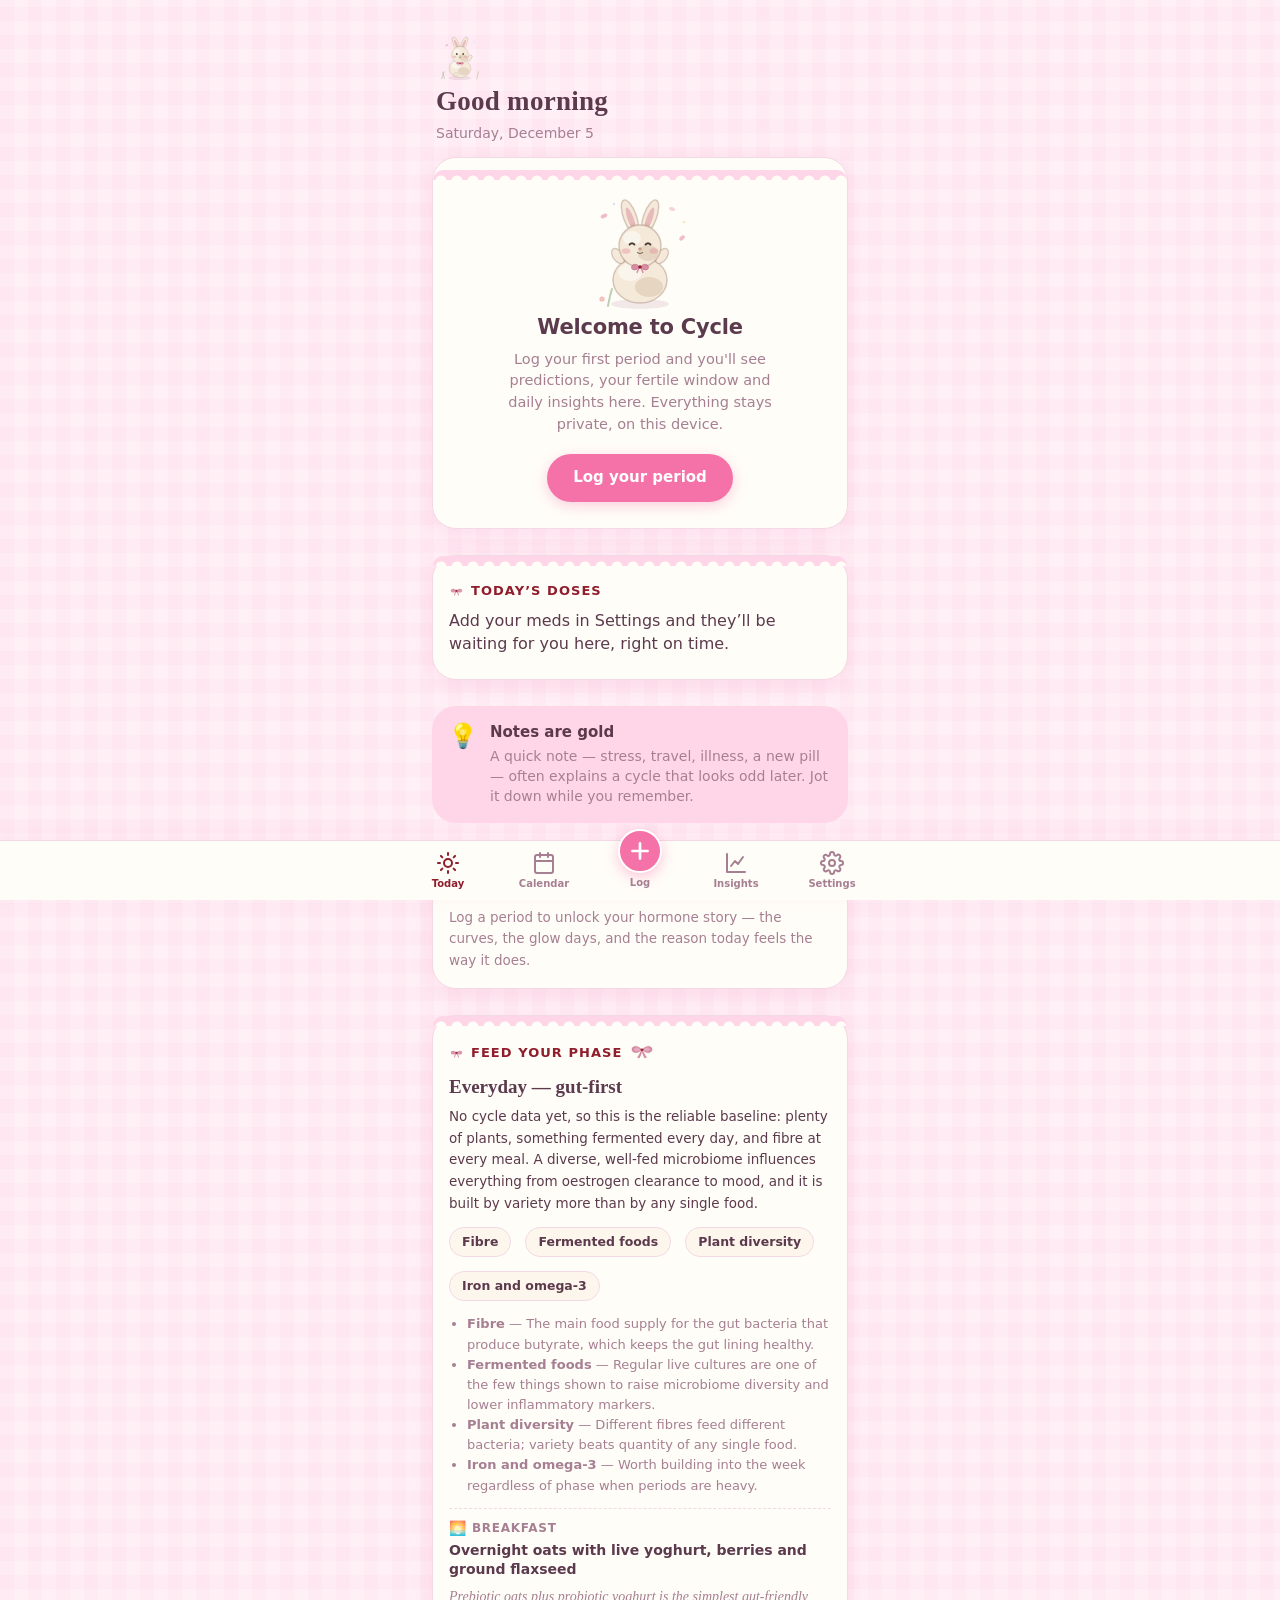
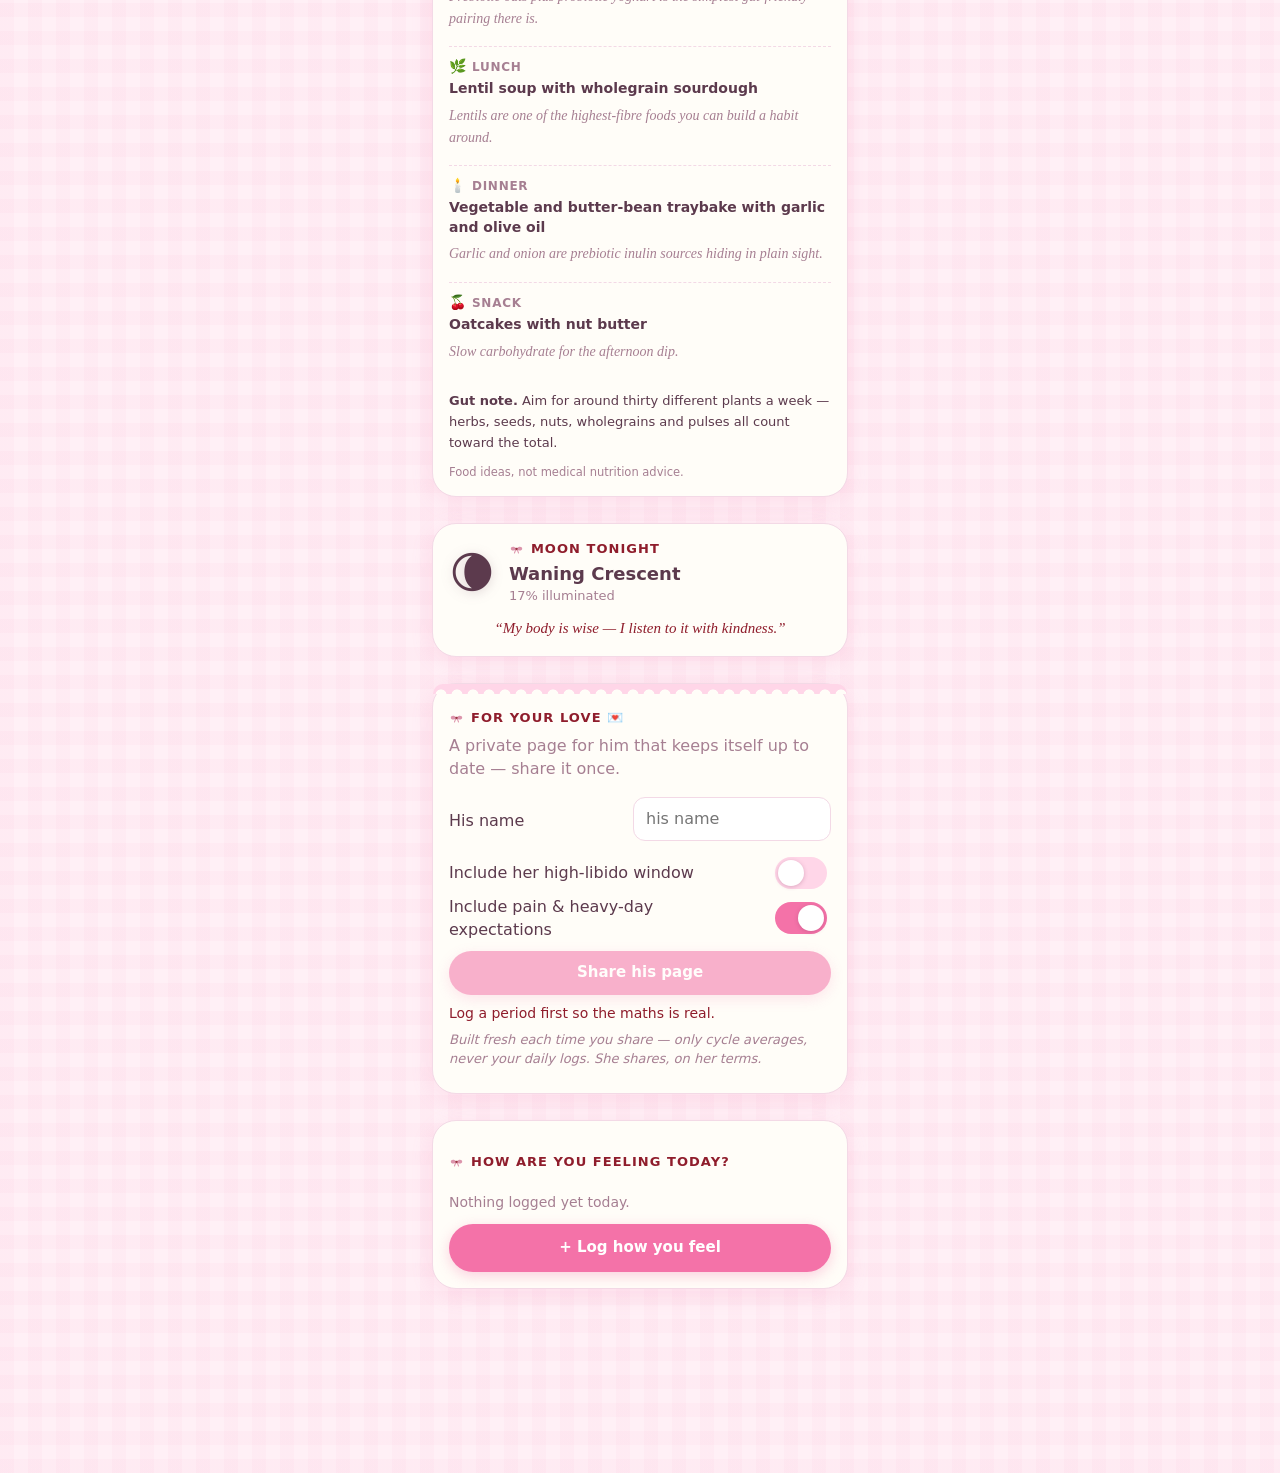
<file: index.html>
<!DOCTYPE html>
<html lang="en">
<head>
  <meta charset="UTF-8">
  <meta name="viewport" content="width=device-width, initial-scale=1, viewport-fit=cover">
  <meta name="color-scheme" content="light">
  <meta name="theme-color" content="#fff0f6">
  <title>Cycle</title>
  <link rel="manifest" href="manifest.webmanifest">
  <link rel="apple-touch-icon" href="icons/apple-touch-icon.png">
  <meta name="apple-mobile-web-app-capable" content="yes">
  <meta name="apple-mobile-web-app-status-bar-style" content="default">
  <meta name="apple-mobile-web-app-title" content="Cycle">
  <link rel="stylesheet" href="css/app.css">
  <link rel="stylesheet" href="css/today.css">
  <link rel="stylesheet" href="css/calendar.css">
  <link rel="stylesheet" href="css/insights.css">
  <link rel="stylesheet" href="css/settings.css">
</head>
<body>
  <main id="screen-root"></main>
  <nav id="tabbar">
    <button data-screen="today" class="tab-btn active" aria-label="Today">
      <svg viewBox="0 0 24 24" width="24" height="24" fill="none" stroke="currentColor" stroke-width="2" stroke-linecap="round" stroke-linejoin="round">
        <circle cx="12" cy="12" r="4"></circle>
        <path d="M12 2v2M12 20v2M4.93 4.93l1.41 1.41M17.66 17.66l1.41 1.41M2 12h2M20 12h2M4.93 19.07l1.41-1.41M17.66 6.34l1.41-1.41"></path>
      </svg>
      <span>Today</span>
    </button>
    <button data-screen="calendar" class="tab-btn" aria-label="Calendar">
      <svg viewBox="0 0 24 24" width="24" height="24" fill="none" stroke="currentColor" stroke-width="2" stroke-linecap="round" stroke-linejoin="round">
        <rect x="3" y="4" width="18" height="18" rx="2"></rect>
        <path d="M16 2v4M8 2v4M3 10h18"></path>
      </svg>
      <span>Calendar</span>
    </button>
    <button data-screen="log" class="tab-btn tab-log" aria-label="Log">
      <span class="tab-log-circle">
        <svg viewBox="0 0 24 24" width="26" height="26" fill="none" stroke="currentColor" stroke-width="2.5" stroke-linecap="round">
          <path d="M12 5v14M5 12h14"></path>
        </svg>
      </span>
      <span>Log</span>
    </button>
    <button data-screen="insights" class="tab-btn" aria-label="Insights">
      <svg viewBox="0 0 24 24" width="24" height="24" fill="none" stroke="currentColor" stroke-width="2" stroke-linecap="round" stroke-linejoin="round">
        <path d="M3 3v18h18"></path>
        <path d="M7 15l4-5 3 3 5-7"></path>
      </svg>
      <span>Insights</span>
    </button>
    <button data-screen="settings" class="tab-btn" aria-label="Settings">
      <svg viewBox="0 0 24 24" width="24" height="24" fill="none" stroke="currentColor" stroke-width="2" stroke-linecap="round" stroke-linejoin="round">
        <circle cx="12" cy="12" r="3"></circle>
        <path d="M19.4 15a1.65 1.65 0 0 0 .33 1.82l.06.06a2 2 0 1 1-2.83 2.83l-.06-.06a1.65 1.65 0 0 0-1.82-.33 1.65 1.65 0 0 0-1 1.51V21a2 2 0 1 1-4 0v-.09a1.65 1.65 0 0 0-1-1.51 1.65 1.65 0 0 0-1.82.33l-.06.06a2 2 0 1 1-2.83-2.83l.06-.06a1.65 1.65 0 0 0 .33-1.82 1.65 1.65 0 0 0-1.51-1H3a2 2 0 1 1 0-4h.09a1.65 1.65 0 0 0 1.51-1 1.65 1.65 0 0 0-.33-1.82l-.06-.06a2 2 0 1 1 2.83-2.83l.06.06a1.65 1.65 0 0 0 1.82.33h.09a1.65 1.65 0 0 0 1-1.51V3a2 2 0 1 1 4 0v.09a1.65 1.65 0 0 0 1 1.51 1.65 1.65 0 0 0 1.82-.33l.06-.06a2 2 0 1 1 2.83 2.83l-.06.06a1.65 1.65 0 0 0-.33 1.82v.09a1.65 1.65 0 0 0 1.51 1H21a2 2 0 1 1 0 4h-.09a1.65 1.65 0 0 0-1.51 1z"></path>
      </svg>
      <span>Settings</span>
    </button>
  </nav>
  <script type="module" src="js/app.js"></script>
</body>
</html>
</file>
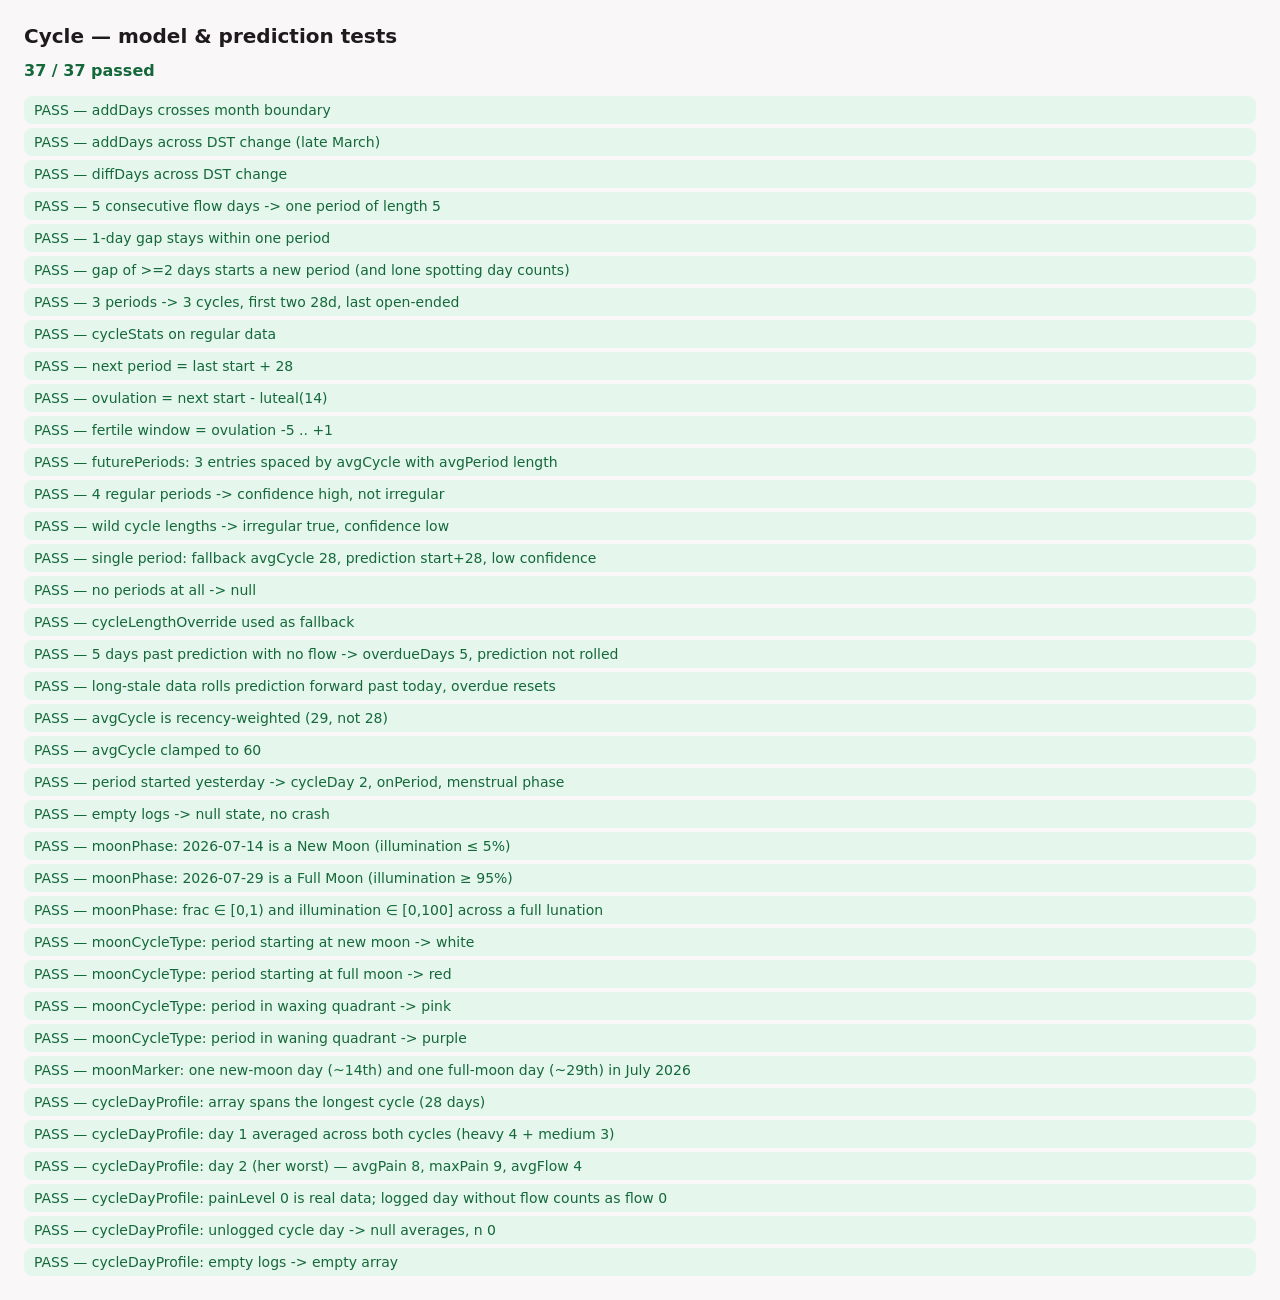
<file: tests.html>
<!DOCTYPE html>
<html lang="en">
<head>
  <meta charset="UTF-8">
  <meta name="viewport" content="width=device-width, initial-scale=1">
  <title>Cycle — unit tests</title>
  <style>
    body { font-family: system-ui, -apple-system, "Segoe UI", sans-serif; margin: 24px; background: #faf7f9; color: #1f1a1e; }
    h1 { font-size: 20px; }
    #summary { font-weight: 600; margin: 12px 0; }
    ul { list-style: none; padding: 0; }
    li { padding: 6px 10px; margin: 4px 0; border-radius: 8px; font-size: 14px; }
    li.pass { background: #e5f7ec; color: #14683a; }
    li.fail { background: #fde8ec; color: #a01a3c; }
    li.fail .detail { display: block; font-family: monospace; font-size: 12px; margin-top: 4px; }
  </style>
</head>
<body>
  <h1>Cycle — model &amp; prediction tests</h1>
  <div id="summary">Running…</div>
  <ul id="results"></ul>

  <script type="module">
    import { addDays, diffDays, todayStr } from './js/db.js';
    import { getPeriods, getCycles, cycleStats, currentState } from './js/model.js';
    import { predictions } from './js/predict.js';

    const results = [];
    function assert(name, cond, detail) {
      results.push({ name, pass: !!cond, detail: cond ? '' : String(detail || '') });
    }
    function eq(name, actual, expected) {
      const a = JSON.stringify(actual), e = JSON.stringify(expected);
      assert(name, a === e, `expected ${e}, got ${a}`);
    }

    // Synthetic log builder: for each start date, N consecutive days of flow.
    function mkLogs(starts, periodLen = 5, flow = 'medium') {
      const logs = [];
      for (const s of starts) {
        for (let i = 0; i < periodLen; i++) {
          logs.push({ date: addDays(s, i), flow });
        }
      }
      return logs.sort((a, b) => (a.date < b.date ? -1 : 1));
    }

    // ---- 1-3: date helpers (local-time, DST-safe) ----
    eq('addDays crosses month boundary', addDays('2026-01-31', 1), '2026-02-01');
    eq('addDays across DST change (late March)', addDays('2026-03-28', 5), '2026-04-02');
    eq('diffDays across DST change', diffDays('2026-03-28', '2026-04-02'), 5);

    // ---- 4-6: period grouping ----
    const p1 = getPeriods(mkLogs(['2026-01-01'], 5));
    eq('5 consecutive flow days -> one period of length 5',
       p1, [{ start: '2026-01-01', end: '2026-01-05', length: 5 }]);

    const gapLogs = [
      { date: '2026-01-01', flow: 'light' },
      { date: '2026-01-02', flow: 'heavy' },
      // 2026-01-03 not logged — 1-day gap allowed within a period
      { date: '2026-01-04', flow: 'light' }
    ];
    eq('1-day gap stays within one period',
       getPeriods(gapLogs), [{ start: '2026-01-01', end: '2026-01-04', length: 4 }]);

    const splitLogs = [
      { date: '2026-01-01', flow: 'medium' },
      { date: '2026-01-02', flow: 'medium' },
      // 2 missing days -> new period
      { date: '2026-01-05', flow: 'spotting' }
    ];
    const p3 = getPeriods(splitLogs);
    assert('gap of >=2 days starts a new period (and lone spotting day counts)',
           p3.length === 2 && p3[1].start === '2026-01-05' && p3[1].length === 1,
           JSON.stringify(p3));

    // ---- 7-8: cycles + stats on regular 28d data ----
    const regStarts = ['2026-01-01', '2026-01-29', '2026-02-26'];
    const regLogs = mkLogs(regStarts, 5);
    const cycles = getCycles(regLogs);
    assert('3 periods -> 3 cycles, first two 28d, last open-ended',
           cycles.length === 3 && cycles[0].length === 28 && cycles[1].length === 28 &&
           cycles[1].end === '2026-02-25' && cycles[2].length === null && cycles[2].end === null,
           JSON.stringify(cycles));
    eq('cycleStats on regular data', cycleStats(cycles),
       { avgCycle: 28, stdCycle: 0, avgPeriod: 5, count: 2 });

    // ---- 9-11: predictions on regular data (fixed "today") ----
    const pr = predictions(regLogs, {}, '2026-03-05');
    eq('next period = last start + 28', pr.nextPeriodStart, '2026-03-26');
    eq('ovulation = next start - luteal(14)', pr.ovulationDate, '2026-03-12');
    assert('fertile window = ovulation -5 .. +1',
           pr.fertileStart === '2026-03-07' && pr.fertileEnd === '2026-03-13',
           `${pr.fertileStart} .. ${pr.fertileEnd}`);

    // ---- 12: futurePeriods ----
    assert('futurePeriods: 3 entries spaced by avgCycle with avgPeriod length',
           pr.futurePeriods.length === 3 &&
           pr.futurePeriods[1].start === '2026-04-23' &&
           pr.futurePeriods[0].end === '2026-03-30',
           JSON.stringify(pr.futurePeriods));

    // ---- 13: confidence high on >=3 tight cycles ----
    const reg4 = mkLogs(['2026-01-01', '2026-01-29', '2026-02-26', '2026-03-26'], 5);
    const pr4 = predictions(reg4, {}, '2026-03-28');
    assert('4 regular periods -> confidence high, not irregular',
           pr4.confidence === 'high' && pr4.irregular === false,
           `confidence=${pr4.confidence} irregular=${pr4.irregular}`);

    // ---- 14: irregular data ----
    const irrLogs = mkLogs(['2026-01-01', '2026-01-21', '2026-03-02', '2026-03-27'], 4);
    // cycle lengths: 20, 40, 25 -> std > 7
    const prIrr = predictions(irrLogs, {}, '2026-03-30');
    assert('wild cycle lengths -> irregular true, confidence low',
           prIrr.irregular === true && prIrr.confidence === 'low',
           `irregular=${prIrr.irregular} confidence=${prIrr.confidence}`);

    // ---- 15: single period fallback ----
    const single = mkLogs(['2026-02-01'], 4);
    const prS = predictions(single, {}, '2026-02-10');
    assert('single period: fallback avgCycle 28, prediction start+28, low confidence',
           prS !== null && prS.avgCycle === 28 && prS.nextPeriodStart === '2026-03-01' &&
           prS.confidence === 'low' && prS.irregular === true,
           JSON.stringify(prS));
    eq('no periods at all -> null', predictions([{ date: '2026-01-01', moods: ['happy'] }], {}, '2026-01-02'), null);

    // ---- 16: cycleLengthOverride respected when no completed cycles ----
    const prO = predictions(single, { cycleLengthOverride: 30 }, '2026-02-10');
    eq('cycleLengthOverride used as fallback', prO.nextPeriodStart, '2026-03-03');

    // ---- 17: overdue ----
    const overdueLogs = mkLogs(['2026-01-01', '2026-01-29'], 5);
    const prOv = predictions(overdueLogs, {}, '2026-03-03');
    assert('5 days past prediction with no flow -> overdueDays 5, prediction not rolled',
           prOv.overdueDays === 5 && prOv.nextPeriodStart === '2026-02-26',
           `overdueDays=${prOv.overdueDays} next=${prOv.nextPeriodStart}`);

    // ---- 18: stale data projects forward ----
    const prProj = predictions(overdueLogs, {}, '2026-05-01');
    assert('long-stale data rolls prediction forward past today, overdue resets',
           prProj.nextPeriodStart === '2026-05-21' && prProj.overdueDays === 0,
           `next=${prProj.nextPeriodStart} overdue=${prProj.overdueDays}`);

    // ---- 19: weighted mean leans toward recent cycles ----
    // cycle lengths oldest->recent: 26, 28, 30. Unweighted mean 28;
    // recency-weighted (1,2,3) = 172/6 = 28.67 -> 29.
    const wLogs = mkLogs(['2026-01-01', '2026-01-27', '2026-02-24', '2026-03-26'], 5);
    const prW = predictions(wLogs, {}, '2026-03-31');
    assert('avgCycle is recency-weighted (29, not 28)',
           prW.avgCycle === 29 && prW.nextPeriodStart === addDays('2026-03-26', 29),
           `avgCycle=${prW.avgCycle} next=${prW.nextPeriodStart}`);

    // ---- 20: clamps ----
    const longLogs = mkLogs(['2026-01-01', '2026-03-22', '2026-06-10'], 5); // 80-day gaps
    const prL = predictions(longLogs, {}, '2026-06-15');
    eq('avgCycle clamped to 60', prL.avgCycle, 60);

    // ---- 21: currentState with real today ----
    const t = todayStr();
    const nowLogs = mkLogs([addDays(t, -1)], 2); // period started yesterday, flow today
    const st = currentState(nowLogs, {});
    assert('period started yesterday -> cycleDay 2, onPeriod, menstrual phase',
           st.cycleDay === 2 && st.onPeriod === true && st.phase === 'menstrual' &&
           st.cycleStart === addDays(t, -1),
           JSON.stringify(st));

    const stEmpty = currentState([], {});
    assert('empty logs -> null state, no crash',
           stEmpty.cycleDay === null && stEmpty.phase === null && stEmpty.onPeriod === false,
           JSON.stringify(stEmpty));

    // ---- V2 addendum (Agent S): js/moon.js — appended tests, originals untouched ----
    const { moonPhase, moonCycleType, moonMarker } = await import('./js/moon.js');

    // Real astronomy anchors: new moon 2026-07-14, full moon 2026-07-29.
    const mpNew = moonPhase('2026-07-14');
    assert('moonPhase: 2026-07-14 is a New Moon (illumination ≤ 5%)',
           mpNew.name === 'New Moon' && mpNew.illumination <= 5,
           JSON.stringify(mpNew));
    const mpFull = moonPhase('2026-07-29');
    assert('moonPhase: 2026-07-29 is a Full Moon (illumination ≥ 95%)',
           mpFull.name === 'Full Moon' && mpFull.illumination >= 95,
           JSON.stringify(mpFull));

    // Bounds over a whole lunation.
    let moonOk = true, moonBad = '';
    for (let i = 0; i < 31; i++) {
      const ds = addDays('2026-07-01', i);
      const m = moonPhase(ds);
      if (!(m.frac >= 0 && m.frac < 1) || !(m.illumination >= 0 && m.illumination <= 100) || !m.name || !m.emoji) {
        moonOk = false; moonBad = ds + ' ' + JSON.stringify(m);
      }
    }
    assert('moonPhase: frac ∈ [0,1) and illumination ∈ [0,100] across a full lunation', moonOk, moonBad);

    // Archetype quadrants (white = new, pink = waxing, red = full, purple = waning).
    eq('moonCycleType: period starting at new moon -> white', moonCycleType('2026-07-14').type, 'white');
    eq('moonCycleType: period starting at full moon -> red', moonCycleType('2026-07-29').type, 'red');
    eq('moonCycleType: period in waxing quadrant -> pink', moonCycleType('2026-07-21').type, 'pink');
    eq('moonCycleType: period in waning quadrant -> purple', moonCycleType('2026-08-05').type, 'purple');

    // Calendar markers: exactly one new-moon day and one full-moon day in July 2026.
    const newDays = [], fullDays = [];
    for (let d = 1; d <= 31; d++) {
      const ds = '2026-07-' + String(d).padStart(2, '0');
      const mk = moonMarker(ds);
      if (mk === 'new') newDays.push(d);
      if (mk === 'full') fullDays.push(d);
    }
    assert('moonMarker: one new-moon day (~14th) and one full-moon day (~29th) in July 2026',
           newDays.length === 1 && fullDays.length === 1 &&
           Math.abs(newDays[0] - 14) <= 1 && Math.abs(fullDays[0] - 29) <= 1,
           JSON.stringify({ newDays, fullDays }));

    // ---- V3 addendum (Agent C): model.cycleDayProfile — appended tests, originals untouched ----
    const { cycleDayProfile } = await import('./js/model.js');

    // Two cycles: cycle 1 starts 2026-01-01 (completed, 28 days), cycle 2 starts 2026-01-29 (open).
    const cdpLogs = [
      { date: '2026-01-01', flow: 'heavy',  painLevel: 6 },
      { date: '2026-01-02', flow: 'heavy',  painLevel: 9 },
      { date: '2026-01-03', flow: 'medium', painLevel: 4 },
      { date: '2026-01-29', flow: 'medium', painLevel: 4 },
      { date: '2026-01-30', flow: 'heavy',  painLevel: 7 },
      { date: '2026-02-07', painLevel: 0 }   // cycle 2 day 10: explicitly pain-free, no bleeding
    ];
    const prof = cycleDayProfile(cdpLogs);
    assert('cycleDayProfile: array spans the longest cycle (28 days)',
           prof.length === 28, `length=${prof.length}`);
    eq('cycleDayProfile: day 1 averaged across both cycles (heavy 4 + medium 3)',
       prof[0], { day: 1, avgPain: 5, maxPain: 6, avgFlow: 3.5, n: 2 });
    eq('cycleDayProfile: day 2 (her worst) — avgPain 8, maxPain 9, avgFlow 4',
       prof[1], { day: 2, avgPain: 8, maxPain: 9, avgFlow: 4, n: 2 });
    eq('cycleDayProfile: painLevel 0 is real data; logged day without flow counts as flow 0',
       prof[9], { day: 10, avgPain: 0, maxPain: 0, avgFlow: 0, n: 1 });
    eq('cycleDayProfile: unlogged cycle day -> null averages, n 0',
       prof[5], { day: 6, avgPain: null, maxPain: null, avgFlow: null, n: 0 });
    eq('cycleDayProfile: empty logs -> empty array', cycleDayProfile([]), []);

    // ---- render ----
    const ul = document.getElementById('results');
    let passed = 0;
    for (const r of results) {
      const li = document.createElement('li');
      li.className = r.pass ? 'pass' : 'fail';
      li.textContent = (r.pass ? 'PASS — ' : 'FAIL — ') + r.name;
      if (!r.pass) {
        const d = document.createElement('span');
        d.className = 'detail';
        d.textContent = r.detail;
        li.appendChild(d);
      }
      if (r.pass) passed++;
      ul.appendChild(li);
    }
    const summary = document.getElementById('summary');
    summary.textContent = `${passed} / ${results.length} passed`;
    summary.style.color = passed === results.length ? '#14683a' : '#a01a3c';
  </script>
</body>
</html>
</file>
<file: css/app.css>
/* app.css — design tokens + shell + shared components.
   V3 coquette / vintage-americana restyle (Agent A).
   Light mode ONLY. Flat colour blocks only — no ombre, no colour fades.
   Hard-stop patterns (gingham, scallops, dots) are deliberate and allowed. */

:root {
  --bg: #fff0f6;
  --card: #fffdf8;              /* lace-white / cream card surface */
  --text: #5c3a4d;
  --muted: #a67f92;
  --border: #f3d9e6;
  --accent: #f472a8;
  --accent-soft: #ffd6e8;
  --lavender: #c9b8f5;
  --cherry: #8f1d2c;            /* deep cherry — links, emphasis, ornaments */
  --cherry-soft: #f9e7e8;       /* pale cherry-tinted surface */
  --cream: #fdf6ec;             /* warm cream surface */
  --gold: #b8912e;              /* gold hint (glow chips) */
  --accent-grad: #f472a8;       /* token name kept for compatibility — now a SOLID colour */
  --fertile: #8ecbf0;
  --ovulation: #5eb3e8;
  --period: #f77fae;
  --predicted-period: rgba(247, 127, 174, .4);
  --radius: 24px;
  --shadow: 0 6px 22px rgba(244, 114, 168, .14);
  --tabbar-h: 60px;
  --display-font: "Didot", "Bodoni 72", Georgia, serif;
  /* tiny ribbon bow, embedded — used as a section ornament */
  --bow-ornament: url("data:image/svg+xml,%3Csvg xmlns='http://www.w3.org/2000/svg' viewBox='0 0 24 15'%3E%3Cpath d='M12 6.5 C8.5 1.5 2.5 2.5 2.5 6.2 C2.5 9.8 8.5 10.5 12 6.5 C15.5 10.5 21.5 9.8 21.5 6.2 C21.5 2.5 15.5 1.5 12 6.5 Z' fill='%23d98aa4'/%3E%3Ccircle cx='12' cy='6.5' r='2.1' fill='%238f1d2c'/%3E%3Cpath d='M10.6 8.4 L8.6 13.4 M13.4 8.4 L15.4 13.4' stroke='%23d98aa4' stroke-width='1.7' stroke-linecap='round'/%3E%3C/svg%3E");
}

* { box-sizing: border-box; }

html {
  -webkit-text-size-adjust: 100%;
}

body {
  margin: 0;
  color: var(--text);
  font-family: ui-rounded, "SF Pro Rounded", "Segoe UI", system-ui, -apple-system, sans-serif;
  font-size: 16px;
  line-height: 1.45;
  -webkit-tap-highlight-color: transparent;
  /* subtle low-contrast gingham — hard colour stops, not ombre */
  background-color: var(--bg);
  background-image:
    repeating-linear-gradient(0deg,  rgba(244, 114, 168, .040) 0 14px, rgba(244, 114, 168, 0) 14px 28px),
    repeating-linear-gradient(90deg, rgba(244, 114, 168, .040) 0 14px, rgba(244, 114, 168, 0) 14px 28px);
}

a { color: var(--cherry); }

/* ---------- Shell ---------- */

#screen-root {
  max-width: 480px;
  margin: 0 auto;
  padding: 12px 16px calc(var(--tabbar-h) + env(safe-area-inset-bottom, 0px) + 24px);
  padding-top: calc(12px + env(safe-area-inset-top, 0px));
  min-height: 100vh;
}

#tabbar {
  position: fixed;
  left: 0;
  right: 0;
  bottom: 0;
  z-index: 50;
  height: calc(var(--tabbar-h) + env(safe-area-inset-bottom, 0px));
  padding-bottom: env(safe-area-inset-bottom, 0px);
  background: var(--card);
  border-top: 1px solid var(--border);
  box-shadow: 0 -4px 18px rgba(244, 114, 168, .08);
  display: flex;
  justify-content: center;
}

#tabbar .tab-btn {
  flex: 1;
  max-width: 96px;
  min-width: 44px;
  height: var(--tabbar-h);
  border: none;
  background: none;
  color: var(--muted);
  font: inherit;
  font-size: 10px;
  font-weight: 600;
  display: flex;
  flex-direction: column;
  align-items: center;
  justify-content: center;
  gap: 2px;
  cursor: pointer;
  padding: 0;
}

#tabbar .tab-btn.active { color: var(--cherry); }

#tabbar .tab-log .tab-log-circle {
  width: 44px;
  height: 44px;
  margin-top: -22px;
  border-radius: 50%;
  background: var(--accent);          /* solid — no ombre */
  color: #fff;
  display: flex;
  align-items: center;
  justify-content: center;
  border: 2px solid #fff;
  box-shadow: 0 4px 14px rgba(244, 114, 168, .38);
}

#tabbar .tab-log span:last-child { margin-top: 1px; }

/* ---------- Shared components ---------- */

.card {
  background: var(--card);
  border: 1px solid var(--border);
  border-radius: var(--radius);
  box-shadow: var(--shadow);
  padding: 16px;
  margin-bottom: 12px;
}

.section-title {
  font-size: 13px;
  font-weight: 800;
  text-transform: uppercase;
  letter-spacing: .08em;
  color: var(--cherry);
  margin: 16px 0 8px;
  display: flex;
  align-items: center;
  gap: 7px;
}

.section-title::before {
  content: '';
  flex: none;
  width: 15px;
  height: 10px;
  background: var(--bow-ornament) center / contain no-repeat;
  opacity: .9;
}

.grid-2 {
  display: grid;
  grid-template-columns: 1fr 1fr;
  gap: 12px;
}

.chip {
  display: inline-flex;
  align-items: center;
  justify-content: center;
  gap: 6px;
  min-height: 44px;
  padding: 8px 15px;
  border-radius: 999px;
  border: 1px solid var(--border);
  background: var(--card);
  color: var(--text);
  font: inherit;
  font-size: 14px;
  font-weight: 500;
  cursor: pointer;
  user-select: none;
  -webkit-user-select: none;
  transition: background .15s ease, border-color .15s ease, transform .1s ease;
}

.chip:active { transform: scale(.96); }

.chip.on {
  background: var(--accent);
  border-color: var(--accent);
  color: #fff;
  font-weight: 700;
  box-shadow: 0 3px 10px rgba(244, 114, 168, .3);
}

.btn {
  display: inline-flex;
  align-items: center;
  justify-content: center;
  gap: 8px;
  min-height: 44px;
  padding: 10px 20px;
  border-radius: 999px;
  border: 1px solid var(--border);
  background: var(--card);
  color: var(--text);
  font: inherit;
  font-size: 15px;
  font-weight: 600;
  cursor: pointer;
}

.btn:active { transform: scale(.97); }

.btn-primary {
  background: var(--accent);          /* solid — no ombre */
  border: none;
  color: #fff;
  font-weight: 700;
  box-shadow: 0 4px 14px rgba(244, 114, 168, .32);
}

/* Bottom-sheet modal */
.sheet {
  position: fixed;
  left: 0;
  right: 0;
  bottom: 0;
  z-index: 80;
  max-width: 480px;
  margin: 0 auto;
  background: var(--card);
  border-radius: var(--radius) var(--radius) 0 0;
  box-shadow: 0 -8px 32px rgba(140, 60, 100, .28);
  padding: 20px 16px calc(20px + env(safe-area-inset-bottom, 0px));
  max-height: 75vh;
  overflow-y: auto;
  animation: sheet-up .22s ease-out;
}

@keyframes sheet-up {
  from { transform: translateY(100%); }
  to { transform: translateY(0); }
}

/* Basic form elements */
input, select, textarea {
  font: inherit;
  color: var(--text);
  background: #fff;
  border: 1px solid var(--border);
  border-radius: 14px;
  padding: 10px 12px;
  min-height: 44px;
}

textarea { min-height: 80px; resize: vertical; }

input:focus, select:focus, textarea:focus, .btn:focus-visible, .chip:focus-visible {
  outline: 2px solid var(--accent);
  outline-offset: 1px;
}

h1, h2, h3 { margin: 0 0 8px; line-height: 1.25; font-weight: 800; letter-spacing: -.01em; }
h1 {
  font-family: var(--display-font);
  font-weight: 700;
  font-size: 27px;
  letter-spacing: .01em;
}
h2 { font-size: 18px; }
h3 { font-size: 15px; }
p { margin: 0 0 8px; }

/* ---------- Coquette shared treatments ---------- */

/* Scalloped lace top edge — hard-stop radial scallops, applied to key cards.
   (Cards keep 16px padding; the strip bleeds to the card edges.) */
.onboard-card::before,
.meds-card::before,
.science-card::before,
.meals-card::before,
.partner-card::before,
.set-about::before {
  content: '';
  display: block;
  height: 10px;
  margin: -16px -16px 14px;
  border-radius: calc(var(--radius) - 2px) calc(var(--radius) - 2px) 0 0;
  background:
    radial-gradient(circle at 8px 11px, var(--card) 5.2px, rgba(0, 0, 0, 0) 5.9px) 0 0 / 16px 10px repeat-x,
    var(--accent-soft);
}

/* toggle switch — shared (settings rows + partner card). 44px touch target. */
.switch {
  flex: 0 0 auto;
  position: relative;
  width: 60px;
  height: 44px;
  padding: 0;
  border: none;
  background: transparent;
  cursor: pointer;
  -webkit-tap-highlight-color: transparent;
}

.switch::before {
  /* track */
  content: '';
  position: absolute;
  left: 4px;
  top: 50%;
  transform: translateY(-50%);
  width: 52px;
  height: 32px;
  border-radius: 16px;
  background: var(--accent-soft);
  transition: background 0.2s ease;
}

.switch::after {
  /* knob */
  content: '';
  position: absolute;
  left: 7px;
  top: 50%;
  transform: translateY(-50%);
  width: 26px;
  height: 26px;
  border-radius: 50%;
  background: #fff;
  box-shadow: 0 1px 4px rgba(140, 60, 100, 0.3);
  transition: left 0.2s ease;
}

.switch.on::before {
  background: var(--accent);
}

.switch.on::after {
  left: 27px;
}

.switch:focus-visible::before {
  box-shadow: 0 0 0 3px var(--accent-soft);
}

/* ---------- Art sizing (js/art.js SVG strings) ---------- */

.bunny-art {
  display: block;
  width: clamp(72px, 26vw, 120px);
  height: auto;
  margin: 0 auto;
}

.bunny-art svg {
  display: block;
  width: 100%;
  height: auto;
}

.bunny-art-sm {
  display: inline-block;
  width: 48px;
  height: 48px;
  vertical-align: middle;
  flex: none;
}

.bunny-art-sm svg {
  display: block;
  width: 100%;
  height: 100%;
}

/* lace-and-bow divider (SPARKLES export) */
.sparkle-art {
  display: block;
  width: min(200px, 70%);
  height: auto;
  margin: 6px auto 10px;
  opacity: .9;
}

.sparkle-art svg {
  display: block;
  width: 100%;
  height: auto;
}

/* ---------- update-ready pill ---------- */
#update-pill {
  position: fixed;
  left: 50%;
  transform: translateX(-50%);
  bottom: calc(76px + env(safe-area-inset-bottom));
  z-index: 60;
  border: 1.5px solid var(--cherry);
  background: var(--card);
  color: var(--cherry);
  font: 700 14px "Didot", "Bodoni 72", Georgia, serif;
  padding: 12px 20px;
  border-radius: 999px;
  box-shadow: var(--shadow);
  cursor: pointer;
  animation: pill-in 0.4s ease;
}
#update-pill:disabled { opacity: 0.6; }
@keyframes pill-in {
  from { opacity: 0; transform: translateX(-50%) translateY(12px); }
  to   { opacity: 1; transform: translateX(-50%) translateY(0); }
}
@media (prefers-reduced-motion: reduce) {
  #update-pill { animation: none; }
}
</file>
<file: css/today.css>
/* today.css — Today screen + Log screen. V3 coquette / vintage-americana (Agent A).
   Light mode only. Flat colour blocks — no ombre. Hard-stop patterns allowed.
   Relies on tokens + shared classes from css/app.css (.card, .chip, .btn, .section-title). */

/* ---------- shared screen scaffold ---------- */
.today-screen,
.log-screen {
  max-width: 480px;
  margin: 0 auto;
  padding: 16px 16px calc(88px + env(safe-area-inset-bottom));
  display: flex;
  flex-direction: column;
  gap: 14px;
}

/* ---------- Today: header ---------- */
.today-header {
  padding: 6px 4px 0;
}
.today-greet {
  font-family: var(--display-font);
  font-size: 27px;
  font-weight: 700;
  letter-spacing: 0.01em;
}
.today-date {
  margin-top: 2px;
  font-size: 14px;
  color: var(--muted);
}

/* ---------- Today: cycle ring ---------- */
.ring-wrap {
  position: relative;
  width: 240px;
  max-width: 70vw;
  margin: 6px auto 2px;
}
.ring-wrap svg {
  display: block;
  width: 100%;
  height: auto;
}
.ring-center {
  position: absolute;
  inset: 0;
  display: flex;
  flex-direction: column;
  align-items: center;
  justify-content: center;
  text-align: center;
  pointer-events: none;
  padding: 34px;
}
.ring-phase {
  font-size: 12.5px;
  font-weight: 700;
  color: var(--cherry);
  text-transform: uppercase;
  letter-spacing: 0.1em;
}
.ring-day {
  font-family: var(--display-font);
  font-size: 42px;
  font-weight: 700;
  line-height: 1.12;
  letter-spacing: 0.01em;
}
.ring-sub {
  font-size: 12.5px;
  color: var(--muted);
}

/* ---------- Today: status cards ---------- */
.status-card {
  display: flex;
  flex-direction: column;
  gap: 3px;
}
.status-kicker {
  font-size: 12px;
  font-weight: 700;
  text-transform: uppercase;
  letter-spacing: 0.08em;
  opacity: 0.75;
}
.status-title {
  font-size: 20px;
  font-weight: 800;
  letter-spacing: -0.01em;
}
.status-sub {
  font-size: 14px;
  color: var(--muted);
}
.status-grad {
  background: var(--accent-grad);
  border: none;
  color: #fff;
}
.status-grad .status-sub {
  color: rgba(255, 255, 255, 0.9);
}
.status-grad .status-kicker {
  color: rgba(255, 255, 255, 0.82);
}
.status-fertile {
  background: rgba(142, 203, 240, 0.16);
  border: 1px solid rgba(142, 203, 240, 0.4);
}
.status-fertile .status-kicker {
  color: var(--ovulation);
}
.status-ovu {
  background: rgba(94, 179, 232, 0.18);
  border: 1px solid rgba(94, 179, 232, 0.45);
}
.status-ovu .status-kicker {
  color: var(--ovulation);
}

/* ---------- Today: tip card ---------- */
.tip-card {
  display: flex;
  gap: 12px;
  align-items: flex-start;
  background: var(--accent-soft);
  border: none;
  box-shadow: none;
}
.tip-icon {
  font-size: 24px;
  line-height: 1.2;
}
.tip-title {
  font-weight: 800;
  font-size: 15px;
  margin-bottom: 2px;
}
.tip-body {
  font-size: 14px;
  color: var(--muted);
  line-height: 1.45;
}

/* ---------- Today: feelings preview ---------- */
.feel-card {
  display: flex;
  flex-direction: column;
  gap: 12px;
}
.feel-chips {
  display: flex;
  flex-wrap: wrap;
  gap: 8px;
}
.mini-chip {
  display: inline-flex;
  align-items: center;
  gap: 6px;
  padding: 7px 13px;
  border-radius: 999px;
  background: var(--accent-soft);
  color: var(--text);
  font-size: 13px;
  font-weight: 600;
  line-height: 1.2;
}
.feel-empty {
  margin: 0;
  font-size: 14px;
  color: var(--muted);
}
.feel-btn {
  min-height: 48px;
  width: 100%;
}

/* ---------- Today: onboarding + pregnancy ---------- */
.onboard-card {
  text-align: center;
  padding-top: 28px;
  padding-bottom: 26px;
}
.onboard-emoji {
  font-size: 52px;
  line-height: 1;
  margin-bottom: 10px;
}
.onboard-card h2 {
  margin: 0 0 8px;
  font-size: 21px;
  letter-spacing: -0.01em;
}
.onboard-card p {
  margin: 0 auto 18px;
  max-width: 300px;
  font-size: 14.5px;
  color: var(--muted);
  line-height: 1.5;
}
.onboard-card .btn {
  min-height: 48px;
  padding-left: 26px;
  padding-right: 26px;
}

.preg-card {
  display: flex;
  flex-direction: column;
  gap: 8px;
  text-align: center;
  padding-top: 24px;
  padding-bottom: 22px;
}
.preg-week {
  font-family: var(--display-font);
  font-size: 34px;
  font-weight: 700;
  letter-spacing: 0.01em;
  color: var(--accent-grad); /* token is a solid colour in V3 */
}
.preg-tri {
  font-size: 14px;
  color: var(--muted);
}
.preg-bar {
  height: 10px;
  border-radius: 999px;
  background: var(--accent-soft);
  overflow: hidden;
  margin: 8px 6px 2px;
}
.preg-fill {
  height: 100%;
  border-radius: 999px;
  background: var(--accent-grad);
  transition: width 0.4s ease;
}
.preg-due {
  font-size: 14px;
  color: var(--muted);
}
.preg-due strong {
  color: var(--text);
}

/* ---------- Log: hello header (small mascot) ---------- */
.lg-hello {
  display: flex;
  align-items: center;
  gap: 10px;
  padding: 2px 6px 0;
}
.lg-hello-text {
  font-size: 17px;
  font-weight: 800;
  letter-spacing: -0.01em;
}
.lg-hello-sub {
  display: block;
  font-size: 12.5px;
  font-weight: 500;
  color: var(--muted);
  margin-top: 1px;
}

/* ---------- Log: date bar ---------- */
.lg-datebar {
  display: flex;
  align-items: center;
  justify-content: space-between;
  gap: 8px;
  padding: 8px 10px;
  position: sticky;
  top: env(safe-area-inset-top, 0px);
  z-index: 10;
}
.datenav {
  width: 44px;
  height: 44px;
  flex: 0 0 44px;
  border-radius: 50%;
  border: 1px solid var(--border);
  background: var(--card);
  color: var(--text);
  font-size: 24px;
  line-height: 1;
  display: flex;
  align-items: center;
  justify-content: center;
  cursor: pointer;
  -webkit-tap-highlight-color: transparent;
}
.datenav:active {
  background: var(--accent-soft);
}
.datenav:disabled {
  opacity: 0.3;
  pointer-events: none;
}
.lg-datelabel {
  text-align: center;
  flex: 1;
  min-width: 0;
}
.lg-datemain {
  font-size: 17px;
  font-weight: 800;
  letter-spacing: -0.01em;
}
.lg-datesub {
  font-size: 12.5px;
  color: var(--muted);
  white-space: nowrap;
  overflow: hidden;
  text-overflow: ellipsis;
}
.lg-jump {
  align-self: center;
  min-height: 44px;
  padding: 8px 18px;
  border: none;
  border-radius: 999px;
  background: var(--accent-soft);
  color: var(--cherry);
  font-weight: 700;
  font-size: 14px;
  cursor: pointer;
}

/* ---------- Log: chip sections ---------- */
.lg-section {
  display: flex;
  flex-direction: column;
  gap: 12px;
}
.lg-count {
  display: inline-flex;
  align-items: center;
  justify-content: center;
  min-width: 20px;
  height: 20px;
  padding: 0 6px;
  border-radius: 999px;
  background: var(--accent);
  color: #fff;
  font-size: 12px;
  font-weight: 700;
  vertical-align: 2px;
}
.chip-row {
  display: flex;
  flex-wrap: wrap;
  gap: 8px;
}
.chip-row .chip {
  min-height: 44px;
  display: inline-flex;
  align-items: center;
  gap: 7px;
  font-size: 14px;
}
.chip-emoji {
  font-size: 15px;
  line-height: 1;
}

/* ---------- Log: measurements ---------- */
.measure-grid {
  display: grid;
  grid-template-columns: 1fr 1fr;
  gap: 10px;
}
.measure {
  display: flex;
  flex-direction: column;
  gap: 6px;
}
.measure-label {
  font-size: 13px;
  font-weight: 600;
  color: var(--muted);
}
.measure-input {
  display: flex;
  align-items: center;
  gap: 6px;
  border: 1px solid var(--border);
  border-radius: 16px;
  background: var(--bg);
  padding: 0 12px;
  min-height: 46px;
}
.measure-input input {
  flex: 1;
  min-width: 0;
  width: 100%;
  border: none;
  background: transparent;
  color: var(--text);
  font-size: 16px; /* ≥16px prevents iOS zoom-on-focus */
  font-weight: 600;
  padding: 10px 0;
  outline: none;
  -moz-appearance: textfield;
  appearance: textfield;
}
.measure-input input::-webkit-outer-spin-button,
.measure-input input::-webkit-inner-spin-button {
  -webkit-appearance: none;
  margin: 0;
}
.measure-input .unit {
  font-size: 13px;
  color: var(--muted);
  flex: 0 0 auto;
}
.water-row {
  display: flex;
  align-items: center;
  gap: 12px;
}
.water-label {
  font-size: 14px;
  font-weight: 600;
  flex: 1;
}
.stepper {
  display: flex;
  align-items: center;
  gap: 4px;
}
.step-btn {
  width: 44px;
  height: 44px;
  border-radius: 50%;
  border: 1px solid var(--border);
  background: var(--accent-soft);
  color: var(--accent);
  font-size: 22px;
  font-weight: 700;
  line-height: 1;
  display: flex;
  align-items: center;
  justify-content: center;
  cursor: pointer;
  -webkit-tap-highlight-color: transparent;
}
.step-btn:active {
  transform: scale(0.94);
}
.step-btn:disabled {
  opacity: 0.35;
  pointer-events: none;
}
.water-val {
  min-width: 34px;
  text-align: center;
  font-size: 18px;
  font-weight: 800;
}
.water-unit {
  font-size: 13px;
  color: var(--muted);
}

/* ---------- Log: notes ---------- */
.lg-notes {
  width: 100%;
  border: 1px solid var(--border);
  border-radius: 16px;
  background: var(--bg);
  color: var(--text);
  font: inherit;
  font-size: 16px;
  padding: 12px;
  resize: vertical;
  min-height: 96px;
  outline: none;
}
.lg-notes:focus {
  border-color: var(--accent);
}

/* ---------- Log: saved toast ---------- */
.save-toast {
  position: fixed;
  left: 50%;
  bottom: calc(76px + env(safe-area-inset-bottom));
  transform: translateX(-50%) translateY(8px);
  background: var(--card);
  color: var(--accent);
  border: 1px solid var(--border);
  box-shadow: var(--shadow);
  padding: 9px 18px;
  border-radius: 999px;
  font-size: 14px;
  font-weight: 700;
  opacity: 0;
  pointer-events: none;
  transition: opacity 0.25s ease, transform 0.25s ease;
  z-index: 60;
}
.save-toast.show {
  opacity: 1;
  transform: translateX(-50%) translateY(0);
}

/* ---------- V2: moon + hormones cards ---------- */
.moon-main {
  display: flex;
  align-items: center;
  gap: 14px;
}
.moon-emoji {
  font-size: 44px;
  line-height: 1;
  filter: drop-shadow(0 2px 6px rgba(92, 58, 77, 0.18));
}
.moon-text .section-title {
  margin: 0 0 2px;
}
.moon-name {
  font-weight: 800;
  font-size: 18px;
}
.moon-illum {
  color: var(--muted);
  font-size: 13px;
}
.moon-arch {
  margin-top: 12px;
  padding-top: 12px;
  border-top: 1px dashed var(--border);
}
.moon-blurb {
  margin: 8px 0 0;
  color: var(--muted);
  font-family: var(--display-font);
  font-style: italic;
  font-size: 14.5px;
  line-height: 1.55;
}
.moon-affirmation {
  margin: 12px 0 0;
  font-family: var(--display-font);
  font-style: italic;
  text-align: center;
  color: var(--cherry);
  font-size: 15px;
}
.hormone-pills {
  display: flex;
  gap: 8px;
  flex-wrap: wrap;
  margin: 10px 0;
}
.hormone-pill {
  display: inline-flex;
  align-items: center;
  gap: 5px;
  padding: 6px 12px;
  border-radius: 999px;
  font-size: 12px;
  font-weight: 700;
  background: var(--accent-soft);
  color: var(--text);
}
.hp-low { opacity: 0.65; }
.hp-rising { background: var(--accent-soft); }
.hp-peak { background: var(--accent-grad); color: #fff; } /* solid token */
.hp-falling {
  background: transparent;
  border: 1.5px dashed var(--border);
}

/* =============================================================
   V3 card contracts (coquette treatments)
   ============================================================= */

/* ---------- Meds card ---------- */
.meds-card .med-row {
  display: flex;
  align-items: center;
  gap: 12px;
  min-height: 52px;
  padding: 8px 0;
  border-bottom: 1px dashed var(--border);
}
.meds-card .med-row:last-child { border-bottom: none; }

/* cherry check in a lace circle */
.med-tick {
  flex: 0 0 auto;
  width: 44px;
  height: 44px;
  border-radius: 50%;
  border: 2px dotted var(--accent);      /* lace edge — dotted, not faded */
  background: #fff;
  color: transparent;
  font-size: 20px;
  font-weight: 800;
  line-height: 1;
  display: inline-flex;
  align-items: center;
  justify-content: center;
  cursor: pointer;
  -webkit-tap-highlight-color: transparent;
  transition: background .15s ease, border-color .15s ease, transform .1s ease;
}
.med-tick:active { transform: scale(.92); }
.med-tick::after { content: '✓'; }
.med-tick.taken {
  background: var(--cream);
  border-style: solid;
  border-color: var(--cherry);
  color: var(--cherry);
}

/* overdue — cherry-warm, works on a row or on the tick itself */
.med-row.med-overdue,
.meds-card .med-overdue:not(.med-tick):not(.med-row) {
  background: var(--cherry-soft);
  border-radius: 14px;
  margin-left: -8px;
  margin-right: -8px;
  padding-left: 8px;
  padding-right: 8px;
  border-bottom-color: transparent;
}
.med-overdue .med-tick,
.med-tick.med-overdue {
  border-color: var(--cherry);
}
.med-overdue .med-time,
.med-row.med-overdue small {
  color: var(--cherry);
  font-weight: 700;
}

/* ---------- Pain / what-to-expect card ---------- */
.pain-card .pain-expect-badge {
  display: inline-flex;
  align-items: center;
  gap: 7px;
  padding: 8px 16px;
  border-radius: 999px;
  font-size: 14px;
  font-weight: 800;
  margin: 4px 0 8px;
}
.pain-expect-badge .num,
.pain-card .pain-expect-badge strong {
  font-family: var(--display-font);
  font-size: 17px;
  font-weight: 700;
}

/* severity tints — flat blocks, deepening toward cherry */
.pain-mild     { background: var(--accent-soft); color: #a4396b; }
.pain-moderate { background: #f6a9c9;            color: #6d1230; }
.pain-severe   { background: var(--cherry);      color: #fff; }

/* red-flags — welfare signposting, collapsible */
.pain-redflags {
  margin-top: 12px;
  padding-top: 10px;
  border-top: 1px dashed var(--border);
  font-size: 13.5px;
  color: var(--muted);
  line-height: 1.5;
}
.pain-redflags summary {
  cursor: pointer;
  color: var(--cherry);
  font-weight: 700;
  font-size: 13.5px;
  min-height: 44px;
  display: flex;
  align-items: center;
  gap: 6px;
  -webkit-tap-highlight-color: transparent;
}
.pain-redflags summary::-webkit-details-marker { display: none; }
.pain-redflags[open] summary { margin-bottom: 4px; }
.pain-redflags ul { margin: 6px 0 2px; padding-left: 18px; }
.pain-redflags li { margin: 4px 0; }
.pain-redflags li::marker { color: var(--cherry); }

/* ---------- Science card ---------- */
.science-card .hormone-graph {
  margin: 10px -4px 6px;
}
.science-card .hormone-graph svg {
  display: block;
  width: 100%;
  height: auto;
}
.science-card .hormone-graph text {
  font-family: ui-rounded, "SF Pro Rounded", "Segoe UI", system-ui, sans-serif;
}

.glow-chip,
.sex-chip {
  display: inline-flex;
  align-items: center;
  gap: 6px;
  min-height: 34px;
  padding: 6px 14px;
  border-radius: 999px;
  font-size: 13px;
  font-weight: 700;
  margin: 4px 6px 4px 0;
}
.glow-chip {
  background: var(--cream);
  border: 1px solid #ecd9ae;
  color: var(--gold);
}
.sex-chip {
  background: var(--cherry-soft);
  border: 1px solid #e8bfc3;
  color: var(--cherry);
}
.sex-chip::before { content: '♥'; font-size: 14px; line-height: 1; }

.why-facts {
  margin: 8px 0 0;
  padding-left: 20px;
}
.why-facts li {
  font-size: 13.5px;
  color: var(--muted);
  line-height: 1.5;
  margin: 5px 0;
}
.why-facts li::marker { color: var(--cherry); }

/* ---------- Meals card ---------- */
.meals-card .meal-slot {
  padding: 9px 0;
  border-top: 1px dashed var(--border);
  font-size: 14px;
  line-height: 1.5;
}
.meals-card .meal-slot:first-of-type { border-top: none; }
.meals-card .meal-slot b,
.meals-card .meal-slot strong {
  color: var(--cherry);
  font-weight: 800;
  font-size: 12.5px;
  text-transform: uppercase;
  letter-spacing: 0.07em;
  display: block;
  margin-bottom: 2px;
}
.meal-why {
  font-family: var(--display-font);
  font-style: italic;
  font-size: 14px;
  color: var(--muted);
  line-height: 1.55;
  margin: 6px 0 8px;
}
.nutrient-chip {
  display: inline-flex;
  align-items: center;
  gap: 5px;
  padding: 5px 12px;
  border-radius: 999px;
  background: var(--cream);
  border: 1px solid var(--border);
  color: var(--text);
  font-size: 12.5px;
  font-weight: 700;
  margin: 3px 6px 3px 0;
}

/* ---------- Partner card (shared .card/.btn/.switch do the heavy lifting) ---------- */
.partner-card input[type="text"] {
  width: 100%;
  margin: 6px 0 10px;
}
.partner-card .btn { width: 100%; margin-top: 10px; }
.partner-card .set-row,
.partner-card label { -webkit-tap-highlight-color: transparent; }

/* ---------- Log: pain scale (0–10) ---------- */
.pain-scale {
  display: flex;
  flex-wrap: wrap;
  gap: 8px;
}
.pain-chip {
  flex: 0 0 auto;
  min-width: 44px;
  min-height: 44px;
  padding: 0;
  border-radius: 50%;
  border: 1px solid var(--border);
  background: var(--card);
  color: var(--text);
  font: inherit;
  font-size: 15px;
  font-weight: 700;
  font-variant-numeric: tabular-nums;
  display: inline-flex;
  align-items: center;
  justify-content: center;
  cursor: pointer;
  -webkit-tap-highlight-color: transparent;
  transition: background .15s ease, border-color .15s ease, transform .1s ease;
}
.pain-chip:active { transform: scale(.92); }
.pain-chip.on {
  background: var(--accent);
  border-color: var(--accent);
  color: #fff;
  box-shadow: 0 3px 10px rgba(244, 114, 168, .3);
}
/* the upper end of the scale reads cherry when selected */
.pain-chip.on:nth-child(n+8) {
  background: var(--cherry);
  border-color: var(--cherry);
  box-shadow: 0 3px 10px rgba(143, 29, 44, .28);
}
.pain-scale-label {
  flex: 1 1 100%;
  font-size: 12.5px;
  color: var(--muted);
}
</file>
<file: css/calendar.css>
/* css/calendar.css — Calendar screen. V3 coquette / vintage-americana (Agent A).
   Light mode only; flat colour blocks. Uses design tokens from css/app.css.
   All classes namespaced .cal- to avoid collisions. */

.cal {
  padding: 12px 12px calc(76px + env(safe-area-inset-bottom));
  max-width: 480px;
  margin: 0 auto;
  -webkit-tap-highlight-color: transparent;
}

/* ---------- header / month nav ---------- */

.cal-head {
  display: flex;
  align-items: center;
  justify-content: space-between;
  gap: 8px;
  padding: 4px 2px 12px;
}

.cal-title {
  margin: 0;
  font-family: var(--display-font);
  font-size: 1.35rem;
  font-weight: 700;
  color: var(--text);
  letter-spacing: 0.01em;
}

.cal-nav {
  display: flex;
  align-items: center;
  gap: 6px;
}

.cal-navbtn,
.cal-todaybtn {
  min-width: 44px;
  min-height: 44px;
  border: 1px solid var(--border);
  background: var(--card);
  color: var(--text);
  border-radius: 999px;
  font: inherit;
  cursor: pointer;
  display: inline-flex;
  align-items: center;
  justify-content: center;
  transition: background 0.15s ease, transform 0.1s ease;
}

.cal-navbtn {
  font-size: 1.5rem;
  line-height: 1;
  padding-bottom: 3px; /* optically center the chevron */
}

.cal-todaybtn {
  padding: 0 14px;
  font-size: 0.85rem;
  font-weight: 700;
  color: var(--cherry);
}

.cal-todaybtn.isnow {
  opacity: 0.4;
  pointer-events: none;
}

.cal-navbtn:active,
.cal-todaybtn:active {
  transform: scale(0.94);
  background: var(--accent-soft);
}

/* ---------- month grid ---------- */

.cal-card {
  padding: 10px 6px 12px;
  overflow: hidden; /* clip slide animation */
  touch-action: pan-y; /* keep vertical scroll, allow horizontal swipe detection */
}

.cal-weekrow,
.cal-grid {
  display: grid;
  grid-template-columns: repeat(7, 1fr);
}

.cal-wd {
  text-align: center;
  font-size: 0.68rem;
  font-weight: 700;
  text-transform: uppercase;
  letter-spacing: 0.06em;
  color: var(--muted);
  padding: 2px 0 8px;
}

.cal-cell {
  position: relative;
  display: flex;
  flex-direction: column;
  align-items: center;
  justify-content: flex-start;
  min-height: 52px;
  padding: 2px 0 0;
  margin: 0;
  border: none;
  background: transparent;
  font: inherit;
  color: var(--text);
  cursor: pointer;
  -webkit-tap-highlight-color: transparent;
}

.cal-cell.out {
  cursor: default;
  pointer-events: none;
}

.cal-cell.out .cal-daynum {
  color: var(--muted);
  opacity: 0.35;
}

/* the day circle — carries flow / predicted / today / ovulation styling */
.cal-circle {
  position: relative;
  width: 38px;
  height: 38px;
  border-radius: 50%;
  display: flex;
  align-items: center;
  justify-content: center;
  flex: none;
}

.cal-circle::before {
  content: '';
  position: absolute;
  inset: 0;
  border-radius: 50%;
  background: var(--period);
  opacity: 0;
}

.cal-daynum {
  position: relative;
  z-index: 1;
  font-size: 0.9rem;
  font-variant-numeric: tabular-nums;
}

/* logged flow — solid --period, intensity via opacity */
.cal-cell.flow-spotting .cal-circle::before { opacity: 0.3; }
.cal-cell.flow-light    .cal-circle::before { opacity: 0.55; }
.cal-cell.flow-medium   .cal-circle::before { opacity: 0.8; }
.cal-cell.flow-heavy    .cal-circle::before { opacity: 1; }

.cal-cell.flow-medium .cal-daynum,
.cal-cell.flow-heavy .cal-daynum {
  color: #fff;
  font-weight: 700;
}

/* predicted future period — translucent + dashed */
.cal-cell.pred .cal-circle {
  border: 1.5px dashed var(--predicted-period);
}

.cal-cell.pred .cal-circle::before {
  background: var(--predicted-period);
  opacity: 0.3;
}

/* fertile window — soft pastel-sky band across the row */
.cal-cell.fertile {
  background: rgba(142, 203, 240, 0.18);
}

@supports (background: color-mix(in srgb, red 10%, transparent)) {
  .cal-cell.fertile {
    background: color-mix(in srgb, var(--fertile) 18%, transparent);
  }
}

.cal-cell.fertile-start { border-radius: 18px 0 0 18px; }
.cal-cell.fertile-end   { border-radius: 0 18px 18px 0; }
.cal-cell.fertile-start.fertile-end { border-radius: 18px; }

/* ovulation — ring around the day circle */
.cal-cell.ovu .cal-circle {
  border: 2px solid var(--ovulation);
}

.cal-cell.ovu .cal-daynum {
  color: var(--ovulation);
  font-weight: 700;
}

/* today — outline */
.cal-cell.today .cal-circle {
  box-shadow: 0 0 0 2px var(--accent);
}

.cal-cell.today .cal-daynum {
  font-weight: 700;
}

/* small markers under the day number:
   grey dot = any non-flow log data; heart = sex logged that day */
.cal-mark {
  width: 5px;
  height: 5px;
  border-radius: 50%;
  background: var(--muted);
  opacity: 0.55;
  margin-top: 3px;
  flex: none;
}

.cal-mark.heart {
  width: auto;
  height: auto;
  background: none;
  border-radius: 0;
  opacity: 1;
  color: var(--accent);
  font-size: 9px;
  line-height: 1;
  margin-top: 2px;
}

.cal-mark.off {
  visibility: hidden;
}

.cal-cell:active .cal-circle {
  transform: scale(0.92);
  transition: transform 0.1s ease;
}

/* month-change slide */
@keyframes cal-slide-left {
  from { transform: translateX(24px); opacity: 0; }
  to   { transform: translateX(0);    opacity: 1; }
}

@keyframes cal-slide-right {
  from { transform: translateX(-24px); opacity: 0; }
  to   { transform: translateX(0);     opacity: 1; }
}

.cal-grid.anim-left  { animation: cal-slide-left 0.18s ease-out; }
.cal-grid.anim-right { animation: cal-slide-right 0.18s ease-out; }

/* ---------- legend ---------- */

.cal-legend {
  display: flex;
  flex-wrap: wrap;
  justify-content: center;
  gap: 6px 14px;
  padding: 12px 4px 4px;
}

.cal-lg {
  display: inline-flex;
  align-items: center;
  gap: 6px;
  font-size: 0.75rem;
  font-weight: 500;
  color: var(--muted);
}

.cal-sw {
  width: 14px;
  height: 14px;
  border-radius: 50%;
  flex: none;
  display: inline-block;
}

.cal-sw.sw-period { background: var(--period); }
.cal-sw.sw-pred   { background: var(--predicted-period); border: 1.5px dashed var(--period); }
.cal-sw.sw-fert   { background: rgba(142, 203, 240, 0.4); border-radius: 5px; }
.cal-sw.sw-ovu    { background: transparent; border: 2px solid var(--ovulation); }
.cal-sw.sw-mark   { width: 6px; height: 6px; background: var(--muted); opacity: 0.55; margin: 0 4px; }
.cal-sw.sw-heart  { width: auto; height: auto; background: none; border-radius: 0; color: var(--accent); font-size: 11px; line-height: 1; margin: 0 4px; font-style: normal; }

@supports (background: color-mix(in srgb, red 10%, transparent)) {
  .cal-sw.sw-fert { background: color-mix(in srgb, var(--fertile) 40%, transparent); }
}

/* ---------- empty-state hint ---------- */

.cal-empty {
  margin-top: 12px;
  padding: 14px 16px;
}

.cal-empty p {
  margin: 0;
  font-size: 0.85rem;
  color: var(--muted);
  line-height: 1.5;
}

/* ---------- day-detail bottom sheet ---------- */

.cal-sheet-backdrop {
  position: fixed;
  inset: 0;
  background: rgba(64, 22, 46, 0.42);
  z-index: 60;
  display: flex;
  align-items: flex-end;
  justify-content: center;
  animation: cal-fade 0.15s ease-out;
}

@keyframes cal-fade {
  from { opacity: 0; }
  to   { opacity: 1; }
}

.cal-sheet {
  width: 100%;
  max-width: 480px;
  max-height: 78vh;
  overflow-y: auto;
  -webkit-overflow-scrolling: touch;
  background: var(--card);
  color: var(--text);
  border-radius: var(--radius) var(--radius) 0 0;
  box-shadow: var(--shadow);
  padding: 8px 18px calc(18px + env(safe-area-inset-bottom));
  animation: cal-sheet-up 0.22s ease-out;
}

@keyframes cal-sheet-up {
  from { transform: translateY(40px); opacity: 0.4; }
  to   { transform: translateY(0);    opacity: 1; }
}

.cal-sheet-handle {
  width: 40px;
  height: 4px;
  border-radius: 2px;
  background: var(--accent-soft);
  margin: 6px auto 10px;
}

.cal-sheet-head {
  display: flex;
  align-items: center;
  justify-content: space-between;
  gap: 8px;
  margin-bottom: 8px;
}

.cal-sheet-title {
  margin: 0;
  font-family: var(--display-font);
  font-size: 1.1rem;
  font-weight: 700;
  letter-spacing: 0.01em;
}

.cal-sheet-close {
  min-width: 44px;
  min-height: 44px;
  border: none;
  background: transparent;
  color: var(--muted);
  font-size: 1.6rem;
  line-height: 1;
  border-radius: 999px;
  cursor: pointer;
}

.cal-sheet-close:active {
  background: var(--accent-soft);
}

.cal-badges {
  display: flex;
  flex-wrap: wrap;
  gap: 6px;
  margin-bottom: 12px;
}

.cal-badge {
  font-size: 0.75rem;
  font-weight: 700;
  padding: 4px 10px;
  border-radius: 999px;
}

.cal-badge.b-period { background: var(--accent-soft); color: #a4396b; }
.cal-badge.b-pred   { background: var(--accent-soft); color: #a4396b; border: 1px dashed var(--predicted-period); }
.cal-badge.b-fert   { background: rgba(142, 203, 240, 0.22); color: var(--ovulation); }
.cal-badge.b-ovu    { background: rgba(142, 203, 240, 0.22); color: var(--ovulation); border: 1px solid var(--ovulation); }

/* V3 day-sheet indicator badges (glow / libido / expected-heavy) */
.cal-badge.b-glow  { background: var(--cream); color: var(--gold); border: 1px solid #ecd9ae; }
.cal-badge.b-sex,
.cal-badge.b-libido { background: var(--cherry-soft); color: var(--cherry); border: 1px solid #e8bfc3; }
.cal-badge.b-heavy { background: var(--cherry); color: #fff; }

.cal-row {
  display: flex;
  align-items: flex-start;
  gap: 12px;
  padding: 9px 0;
  border-top: 1px solid var(--border);
}

.cal-row-name {
  flex: none;
  width: 92px;
  font-size: 0.78rem;
  font-weight: 700;
  color: var(--muted);
  padding-top: 3px;
}

.cal-row-val {
  flex: 1;
  display: flex;
  flex-wrap: wrap;
  gap: 5px;
  font-size: 0.88rem;
  align-items: center;
}

.cal-tag {
  background: var(--accent-soft);
  color: var(--text);
  border-radius: 999px;
  padding: 3px 10px;
  font-size: 0.8rem;
  font-weight: 500;
  white-space: nowrap;
}

.cal-row-notes {
  flex-direction: column;
  gap: 4px;
}

.cal-note {
  font-size: 0.85rem;
  line-height: 1.5;
  white-space: pre-wrap;
  overflow-wrap: anywhere;
  color: var(--text);
}

.cal-sheet-none {
  color: var(--muted);
  font-size: 0.88rem;
  margin: 4px 0 12px;
}

.cal-sheet-edit {
  width: 100%;
  min-height: 48px;
  margin-top: 14px;
}

/* ---------- reduced motion ---------- */

@media (prefers-reduced-motion: reduce) {
  .cal-grid.anim-left,
  .cal-grid.anim-right,
  .cal-sheet,
  .cal-sheet-backdrop {
    animation: none;
  }
}
</file>
<file: css/insights.css>
/* css/insights.css — Insights screen. V3 coquette / vintage-americana (Agent A).
   Light mode only; flat colour blocks. */

/* Chart-only tokens (phase palette + chart chrome). Base tokens come from app.css. */
:root {
  --ins-follicular: #a685e8;   /* soft lavender (pairs with --lavender) */
  --ins-luteal: #d98a3d;       /* warm apricot, readable on light surfaces */
  --ins-prev: #b79aa8;         /* previous-cycle line — soft mauve */
  --ins-band: rgba(142, 203, 240, 0.18); /* 21–35 day normal band, pastel sky */
}

/* ---------- layout ---------- */

.ins-wrap {
  padding: 16px 16px calc(84px + env(safe-area-inset-bottom, 0px));
}

.ins-header h1 {
  font-family: var(--display-font);
  font-size: 27px;
  font-weight: 700;
  color: var(--text);
  letter-spacing: 0.01em;
}
.ins-sub {
  font-size: 13px;
  color: var(--muted);
  margin-top: 2px;
}

/* ---------- stat tiles ---------- */

.ins-tiles {
  display: grid;
  grid-template-columns: 1fr 1fr;
  gap: 10px;
  margin: 14px 0 4px;
}
.ins-tile {
  padding: 14px 14px 12px;
}
.ins-tile-value {
  font-family: var(--display-font);
  font-size: 28px;
  font-weight: 700;
  color: var(--cherry);
  line-height: 1.1;
  font-variant-numeric: tabular-nums;
}
.ins-tile-unit {
  font-size: 13px;
  font-weight: 600;
  color: var(--muted);
  margin-left: 2px;
}
.ins-tile-label {
  font-size: 12px;
  color: var(--muted);
  margin-top: 3px;
}

/* ---------- chart sections ---------- */

.ins-section {
  margin: 12px 0;
  overflow: hidden; /* keep wide SVGs inside the rounded card */
}
.ins-note {
  font-size: 12px;
  color: var(--muted);
  margin: 2px 0 12px;
}
.ins-chart-empty {
  font-size: 13px;
  color: var(--muted);
  text-align: center;
  padding: 22px 8px;
}

/* ---------- SVG chart chrome ---------- */

.ins-svg {
  display: block;
  width: 100%;
  height: auto;
}
.ins-svg text {
  font-family: ui-rounded, "SF Pro Rounded", "Segoe UI", system-ui, -apple-system, sans-serif;
}
.ins-ax {
  font-size: 9px;
  fill: var(--muted);
}
.ins-ax-strong {
  font-size: 10px;
  font-weight: 600;
  fill: var(--text);
}
.ins-val {
  font-size: 9px;
  font-weight: 600;
  fill: var(--muted);
}
.ins-grid {
  stroke: var(--border);
  stroke-width: 1;
}
.ins-axis {
  stroke: var(--muted);
  stroke-width: 1;
}
.ins-band {
  fill: var(--ins-band);
}
.ins-band-label {
  font-size: 8.5px;
  fill: var(--muted);
}
.ins-bar {
  fill: var(--accent);
}
.ins-avg {
  stroke: var(--text);
  stroke-width: 1.2;
  stroke-dasharray: 4 3;
  opacity: 0.55;
}
.ins-avg-label {
  font-size: 9px;
  font-weight: 600;
  fill: var(--text);
  opacity: 0.75;
}
.ins-row-label {
  font-size: 11.5px;
  font-weight: 600;
  fill: var(--text);
}
.ins-pct {
  font-size: 8.5px;
  fill: var(--muted);
}
.ins-end {
  font-size: 9px;
  font-weight: 600;
  fill: var(--muted);
}
.ins-line-prev {
  stroke: var(--ins-prev);
}
.ins-line-cur {
  stroke: var(--accent);
}

/* ---------- V3: pain / flow-by-cycle-day charts ---------- */

.ins-pain-chart {
  margin: 12px 0;
  overflow: hidden;
}
.ins-pain-chart svg {
  display: block;
  width: 100%;
  height: auto;
}
.ins-pain-chart text {
  font-family: ui-rounded, "SF Pro Rounded", "Segoe UI", system-ui, -apple-system, sans-serif;
}
.ins-pain-chart .ins-bar,
.ins-pain-chart .ins-bar-pain {
  fill: var(--cherry);
}
.ins-pain-chart .ins-bar-flow {
  fill: var(--period);
}
.ins-pain-chart .ins-line-cur {
  stroke: var(--cherry);
}

/* ---------- legend ---------- */

.ins-legend {
  display: flex;
  flex-wrap: wrap;
  gap: 6px 14px;
  margin: 0 0 10px;
}
.ins-key {
  display: inline-flex;
  align-items: center;
  gap: 6px;
  font-size: 12px;
  color: var(--muted);
}
.ins-key i {
  width: 10px;
  height: 10px;
  border-radius: 4px;
  display: inline-block;
  flex: none;
}

/* ---------- empty state ---------- */

.ins-empty {
  text-align: center;
  padding: 30px 20px;
  margin: 12px 0;
}
.ins-empty .bunny-art {
  margin-bottom: 8px;
}
.ins-empty h3 {
  font-size: 16px;
  font-weight: 800;
  color: var(--text);
  margin-bottom: 6px;
}
.ins-empty p {
  font-size: 13px;
  color: var(--muted);
  line-height: 1.5;
  max-width: 300px;
  margin: 0 auto;
}

/* ---------- export ---------- */

.ins-export {
  width: 100%;
  min-height: 48px;
  margin-top: 16px;
  font-size: 15px;
}
.ins-privacy {
  text-align: center;
  font-size: 11.5px;
  color: var(--muted);
  margin-top: 8px;
}

/* Sex & desire window note */
.ins-sexnote {
  margin: 12px 4px 0;
  font: italic 500 14px "Didot", "Bodoni 72", Georgia, serif;
  color: var(--cherry, #8f1d2c);
  line-height: 1.5;
}
</file>
<file: css/settings.css>
/* css/settings.css — Settings screen + sheets. V3 coquette / vintage-americana (Agent A).
   Light mode only; flat colour blocks. Uses design tokens from css/app.css
   (--bg, --card, --text, --muted, --border, --accent, --accent-soft,
   --accent-grad [solid], --cherry, --cream, --radius, --shadow).
   .switch lives in app.css (shared with the partner card). */

/* ---------- screen layout ---------- */
.settings-screen {
  padding: 16px 16px calc(76px + env(safe-area-inset-bottom, 0px));
  max-width: 480px;
  margin: 0 auto;
}

.set-header h1 {
  font-family: var(--display-font);
  font-size: 29px;
  font-weight: 700;
  margin: 8px 0 4px;
  letter-spacing: 0.01em;
}

.settings-screen .section-title {
  margin-top: 20px;
}

.set-card {
  padding: 4px 16px;
}

/* ---------- rows ---------- */
.set-row {
  display: flex;
  align-items: center;
  justify-content: space-between;
  gap: 12px;
  min-height: 56px;
  padding: 10px 0;
  border-bottom: 1px solid var(--border);
}

.set-row:last-of-type {
  border-bottom: none;
}

.set-row-sub {
  padding-left: 12px;
}

.set-row-text {
  flex: 1 1 auto;
  min-width: 0;
}

.set-label {
  font-size: 16px;
  font-weight: 700;
  color: var(--text);
  display: block;
}

.set-hint {
  font-size: 13px;
  color: var(--muted);
  margin-top: 2px;
  line-height: 1.35;
}

.set-note {
  font-size: 12.5px;
  color: var(--muted);
  line-height: 1.45;
  padding: 10px 0 12px;
  margin: 0;
  border-top: 1px solid var(--border);
}

/* ---------- inputs ---------- */
.set-input {
  flex: 0 0 auto;
  width: 84px;
  min-height: 44px;
  padding: 8px 10px;
  border: 1px solid var(--border);
  border-radius: 14px;
  background: var(--bg);
  color: var(--text);
  font: inherit;
  font-size: 16px; /* prevents iOS zoom-on-focus */
  text-align: center;
}

.set-input:focus {
  outline: none;
  border-color: var(--accent);
  box-shadow: 0 0 0 3px var(--accent-soft);
}

.set-input-text {
  width: 45%;
  max-width: 180px;
  text-align: right;
}

.set-input-time {
  width: 110px;
}

/* hide number spinners for a cleaner mobile look */
.set-input::-webkit-outer-spin-button,
.set-input::-webkit-inner-spin-button {
  -webkit-appearance: none;
  margin: 0;
}

/* ---------- toggle switch: shared .switch is defined in app.css ---------- */

/* ---------- V3: medications editor ---------- */
.med-editor {
  padding: 6px 0 12px;
  border-bottom: 1px solid var(--border);
}
.med-editor:last-of-type { border-bottom: none; }

.med-edit-row {
  display: flex;
  align-items: center;
  flex-wrap: wrap;
  gap: 8px;
  padding: 6px 0;
}
.med-edit-row input {
  flex: 1 1 120px;
  min-width: 0;
  min-height: 44px;
  padding: 8px 12px;
  border: 1px solid var(--border);
  border-radius: 14px;
  background: var(--bg);
  color: var(--text);
  font: inherit;
  font-size: 16px; /* prevents iOS zoom-on-focus */
}
.med-edit-row input:focus {
  outline: none;
  border-color: var(--accent);
  box-shadow: 0 0 0 3px var(--accent-soft);
}
.med-edit-row .med-name-input { flex: 2 1 140px; }

.med-time-chip {
  display: inline-flex;
  align-items: center;
  gap: 6px;
  min-height: 44px;
  padding: 8px 14px;
  border: 1px solid var(--border);
  border-radius: 999px;
  background: var(--cream);
  color: var(--text);
  font: inherit;
  font-size: 14px;
  font-weight: 700;
  font-variant-numeric: tabular-nums;
  cursor: pointer;
  -webkit-tap-highlight-color: transparent;
}
.med-time-chip:active { background: var(--accent-soft); }
.med-time-chip .x,
.med-time-chip b { color: var(--cherry); }

.med-add {
  display: flex;
  align-items: center;
  justify-content: center;
  gap: 8px;
  width: 100%;
  min-height: 48px;
  margin: 8px 0 4px;
  padding: 10px 16px;
  border: 1.5px dashed var(--cherry);
  border-radius: 999px;
  background: transparent;
  color: var(--cherry);
  font: inherit;
  font-size: 15px;
  font-weight: 700;
  cursor: pointer;
  -webkit-tap-highlight-color: transparent;
}
.med-add:active { background: var(--cherry-soft); }

.med-remove {
  min-width: 44px;
  min-height: 44px;
  border: none;
  border-radius: 999px;
  background: transparent;
  color: var(--cherry);
  font-size: 20px;
  line-height: 1;
  cursor: pointer;
  -webkit-tap-highlight-color: transparent;
}
.med-remove:active { background: var(--cherry-soft); }

/* ---------- data action rows ---------- */
.set-action {
  display: block;
  width: 100%;
  text-align: left;
  background: transparent;
  border: none;
  border-bottom: 1px solid var(--border);
  padding: 12px 0;
  min-height: 56px;
  cursor: pointer;
  font: inherit;
  color: var(--text);
  -webkit-tap-highlight-color: transparent;
}

.set-action:last-of-type {
  border-bottom: none;
}

.set-action:active {
  opacity: 0.65;
}

.set-action-label {
  display: block;
  font-size: 16px;
  font-weight: 700;
  color: var(--cherry);
}

.set-action-hint {
  display: block;
  font-size: 13px;
  color: var(--muted);
  margin-top: 2px;
}

.set-action-danger .set-action-label {
  color: var(--cherry);
}

/* ---------- about ---------- */
.set-about {
  padding: 16px;
  text-align: center;
}

.set-about .bunny-art {
  margin-bottom: 6px;
}

.set-about-name {
  font-size: 18px;
  font-weight: 800;
  margin-bottom: 6px;
}

.set-about-version {
  font-size: 13px;
  font-weight: 600;
  color: var(--muted);
  margin-left: 6px;
}

.set-about-text {
  font-size: 14px;
  line-height: 1.5;
  margin: 0 0 10px;
  color: var(--text);
}

.set-about-text:last-child {
  margin-bottom: 0;
}

/* ---------- bottom sheets (date prompts) ---------- */
.set-backdrop {
  position: fixed;
  inset: 0;
  z-index: 1200;
  background: rgba(64, 22, 46, 0.42);
  display: flex;
  align-items: flex-end;
  justify-content: center;
  animation: set-fade 0.18s ease;
}

.set-sheet {
  width: 100%;
  max-width: 480px;
  background: var(--card);
  border-radius: var(--radius) var(--radius) 0 0;
  box-shadow: var(--shadow);
  padding: 20px 20px calc(20px + env(safe-area-inset-bottom, 0px));
  animation: set-rise 0.22s ease;
}

.set-sheet-title {
  font-family: var(--display-font);
  font-size: 20px;
  font-weight: 700;
  margin: 0 0 6px;
  letter-spacing: 0.01em;
}

.set-sheet-sub {
  font-size: 14px;
  color: var(--muted);
  line-height: 1.45;
  margin: 0 0 16px;
}

.set-date-input {
  display: block;
  width: 100%;
  min-height: 52px;
  padding: 10px 14px;
  border: 1px solid var(--border);
  border-radius: 16px;
  background: var(--bg);
  color: var(--text);
  font: inherit;
  font-size: 22px;
  margin-bottom: 16px;
}

.set-date-input:focus {
  outline: none;
  border-color: var(--accent);
  box-shadow: 0 0 0 3px var(--accent-soft);
}

.set-sheet-actions {
  display: flex;
  gap: 10px;
}

.set-sheet-actions .btn {
  flex: 1 1 0;
  min-height: 48px;
}

@keyframes set-fade {
  from { opacity: 0; }
  to { opacity: 1; }
}

@keyframes set-rise {
  from { transform: translateY(24px); opacity: 0.6; }
  to { transform: translateY(0); opacity: 1; }
}

/* ---------- toast ---------- */
.set-toast {
  position: fixed;
  left: 50%;
  bottom: calc(84px + env(safe-area-inset-bottom, 0px));
  transform: translate(-50%, 12px);
  z-index: 1400;
  background: var(--text);
  color: var(--bg);
  font-size: 14px;
  font-weight: 700;
  padding: 10px 18px;
  border-radius: 999px;
  box-shadow: var(--shadow);
  opacity: 0;
  pointer-events: none;
  transition: opacity 0.25s ease, transform 0.25s ease;
  max-width: calc(100vw - 40px);
  text-align: center;
}

.set-toast.show {
  opacity: 1;
  transform: translate(-50%, 0);
}
</file>
